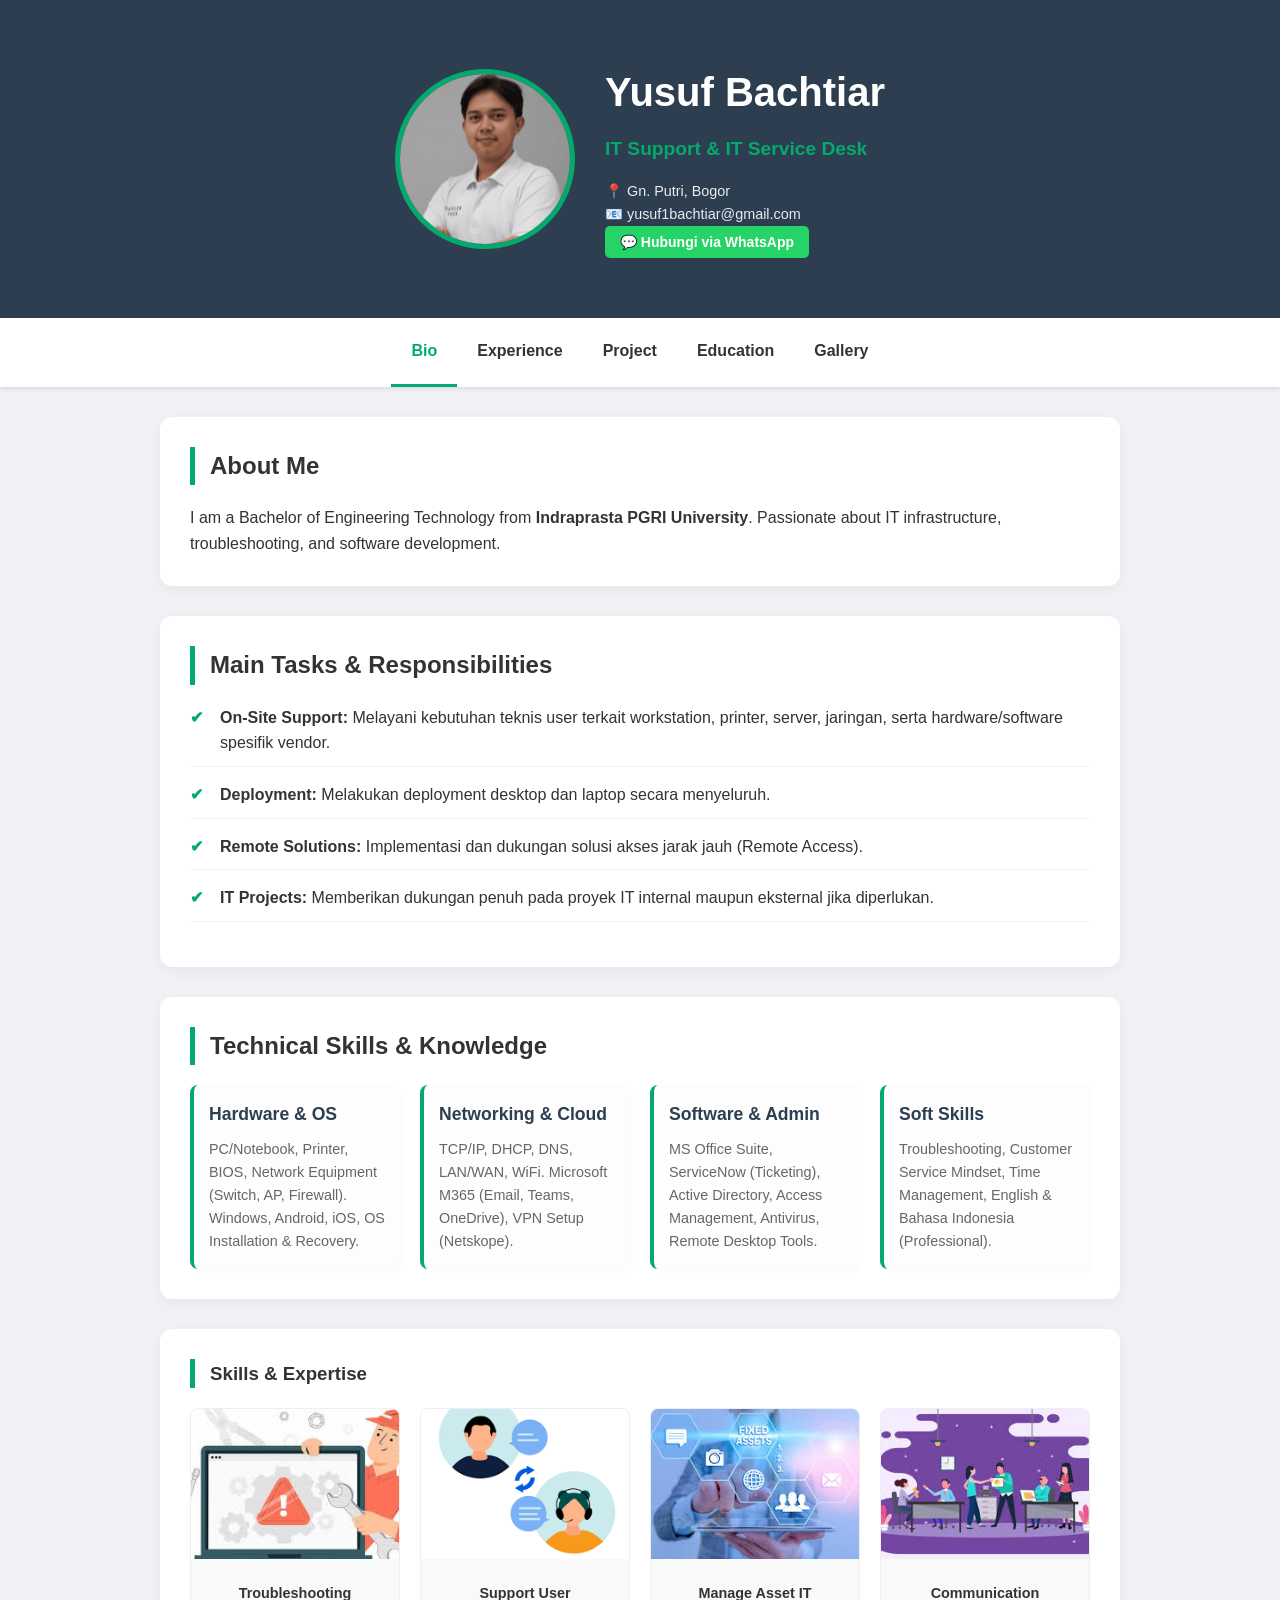
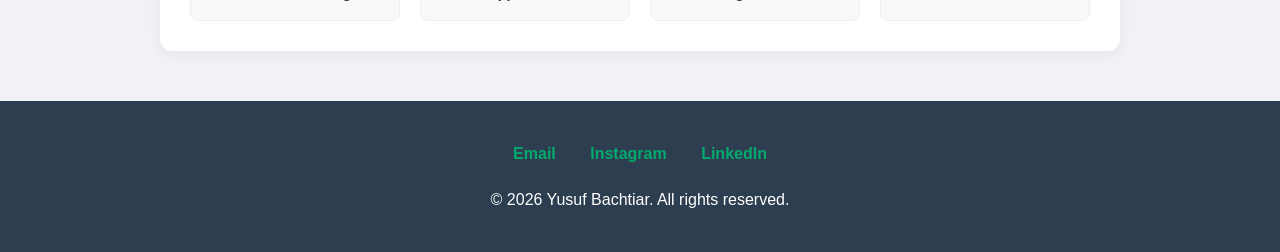
<file: index.html>
<!DOCTYPE html>
<html lang="id">
<head>
    <meta charset="utf-8">
    <meta name="viewport" content="width=device-width, initial-scale=1">
    <title>Yusuf Bachtiar | Portofolio</title>
    <link rel="stylesheet" href="style.css">
</head>
<body>

<header class="hero">
    <div class="container">
        <div class="profile-wrapper">
            <img src="img/pp.png" alt="Yusuf Bachtiar" class="profile-img">
            <div class="hero-text">
                <h1>Yusuf Bachtiar</h1>
                <p class="tagline">IT Support & IT Service Desk</p>
                <div class="contact-info">
                    <span>📍 Gn. Putri, Bogor</span>
                    <span>📧 yusuf1bachtiar@gmail.com</span>
                    <a href="https://wa.me/6285887627477" target="_blank" style="display: inline-block; padding: 5px 15px; background-color: #25D366; color: white; border-radius: 5px; text-decoration: none; font-family: sans-serif; font-weight: bold; font-size: 14px;">
  						💬 Hubungi via WhatsApp
					</a>
                </div>
            </div>
        </div>
    </div>
</header>

<nav>
    <div class="container">
        <ul class="nav-links">
            <li><a href="index.html" class="active">Bio</a></li>
            <li><a href="Experience.html">Experience</a></li>
            <li><a href="Project.html">Project</a></li>
            <li><a href="Education.html">Education</a></li>
            <li><a href="Gallery.html">Gallery</a></li>
        </ul>
    </div>
</nav>

<main class="container">
    <section class="card bio">
        <h2>About Me</h2>
        <p>I am a Bachelor of Engineering Technology from <strong>Indraprasta PGRI University</strong>. Passionate about IT infrastructure, troubleshooting, and software development.</p>
    </section>
	
	<!-- Bagian Main Tasks -->
	<section class="card">
		<h2>Main Tasks & Responsibilities</h2>
		<div class="tasks-container">
			<ul class="task-list">
				<li><strong>On-Site Support:</strong> Melayani kebutuhan teknis user terkait workstation, printer, server, jaringan, serta hardware/software spesifik vendor.</li>
				<li><strong>Deployment:</strong> Melakukan deployment desktop dan laptop secara menyeluruh.</li>
				<li><strong>Remote Solutions:</strong> Implementasi dan dukungan solusi akses jarak jauh (Remote Access).</li>
				<li><strong>IT Projects:</strong> Memberikan dukungan penuh pada proyek IT internal maupun eksternal jika diperlukan.</li>
			</ul>
		</div>
	</section>

	<!-- Bagian Skill & Knowledge -->
	<section class="card">
		<h2>Technical Skills & Knowledge</h2>
		<div class="skills-grid">
			<div class="skill-category">
				<h4>Hardware & OS</h4>
				<p>PC/Notebook, Printer, BIOS, Network Equipment (Switch, AP, Firewall). Windows, Android, iOS, OS Installation & Recovery.</p>
			</div>
			<div class="skill-category">
				<h4>Networking & Cloud</h4>
				<p>TCP/IP, DHCP, DNS, LAN/WAN, WiFi. Microsoft M365 (Email, Teams, OneDrive), VPN Setup (Netskope).</p>
			</div>
			<div class="skill-category">
				<h4>Software & Admin</h4>
				<p>MS Office Suite, ServiceNow (Ticketing), Active Directory, Access Management, Antivirus, Remote Desktop Tools.</p>
			</div>
			<div class="skill-category">
				<h4>Soft Skills</h4>
				<p>Troubleshooting, Customer Service Mindset, Time Management, English & Bahasa Indonesia (Professional).</p>
			</div>
		</div>
	</section>


    <section class="card">
        <h3>Skills & Expertise</h3>
        <div class="grid-gallery">
            <div class="gallery-item">
                <img src="img/troubleshoot.jpg" alt="Troubleshooting">
                <div class="desc">Troubleshooting</div>
            </div>
            <div class="gallery-item">
                <img src="img/spuser.png" alt="Support User">
                <div class="desc">Support User</div>
            </div>
            <div class="gallery-item">
                <img src="img/asset.jpg" alt="Asset Management">
                <div class="desc">Manage Asset IT</div>
            </div>
            <div class="gallery-item">
                <img src="img/comunicate.jpg" alt="Communication">
                <div class="desc">Communication</div>
            </div>
        </div>
    </section>
</main>

<footer>
    <div class="container">
        <div class="social-links">
            <a href="mailto:yusuf1bachtiar@gmail.com">Email</a>
            <a href="https://instagram.com/yusuf_bacht">Instagram</a>
            <a href="https://linkedin.com/in/yusuf-bachtiar-885395187/">LinkedIn</a>
        </div>
        <p>&copy; 2026 Yusuf Bachtiar. All rights reserved.</p>
    </div>
</footer>

<script src="script.js"></script>
</body>
</html>
</file>
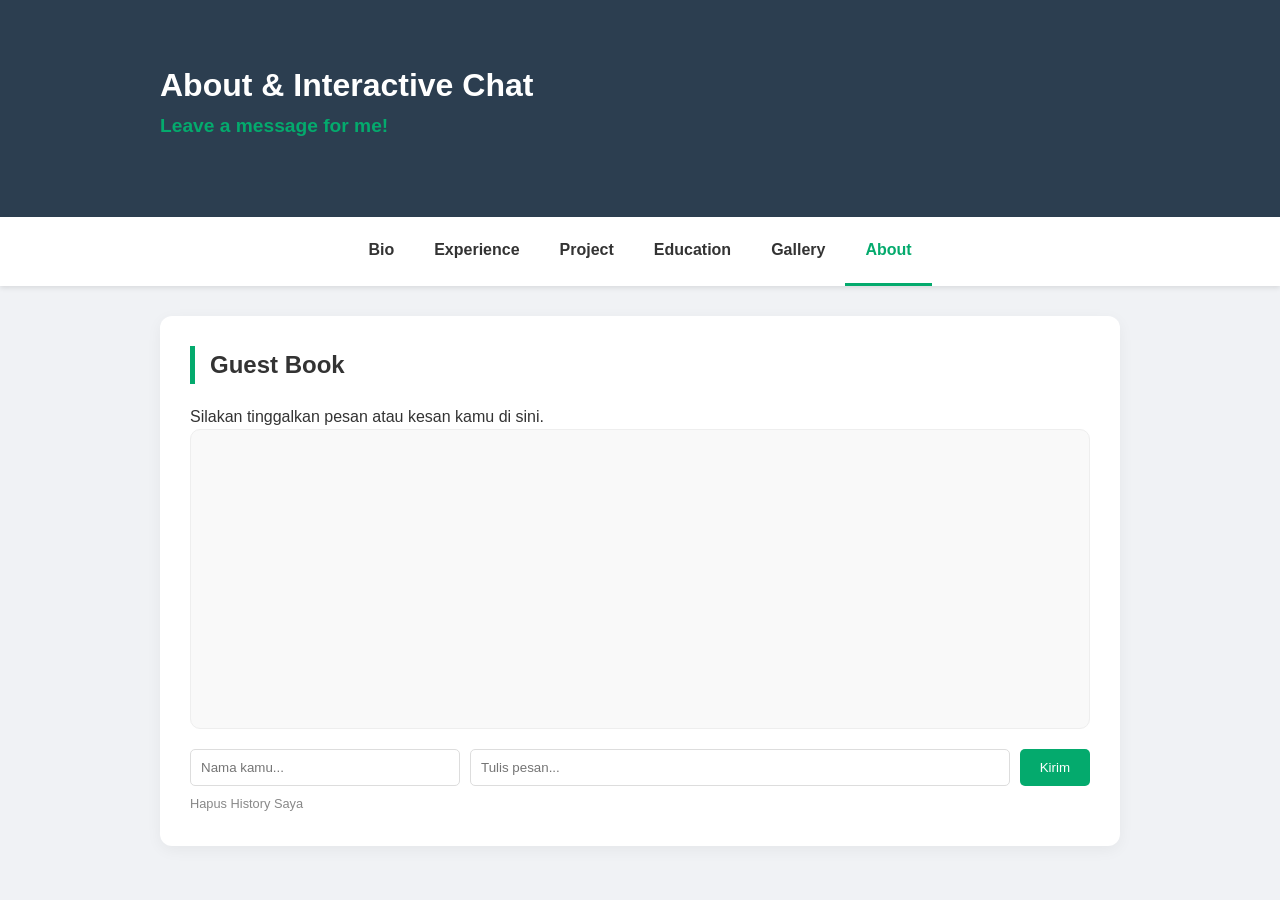
<file: About.html>
<!DOCTYPE html>
<html lang="id">
<head>
    <meta charset="utf-8">
    <meta name="viewport" content="width=device-width, initial-scale=1">
    <title>About & Chat | Yusuf Bachtiar</title>
    <link rel="stylesheet" href="style.css">
</head>
<body>

<header class="hero">
    <div class="container">
        <h1>About & Interactive Chat</h1>
        <p class="tagline">Leave a message for me!</p>
    </div>
</header>

<nav>
    <div class="container">
        <ul class="nav-links">
            <li><a href="index.html">Bio</a></li>
            <li><a href="Experience.html">Experience</a></li>
            <li><a href="Project.html">Project</a></li>
            <li><a href="Education.html">Education</a></li>
            <li><a href="Gallery.html">Gallery</a></li>
            <li><a href="About.html" class="active">About</a></li>
        </ul>
    </div>
</nav>

<main class="container">
    <section class="card">
        <h2>Guest Book</h2>
        <p>Silakan tinggalkan pesan atau kesan kamu di sini.</p>
        
        <!-- Area History Chat -->
        <div id="chat-container" style="background: #f9f9f9; padding: 20px; border-radius: 10px; height: 300px; overflow-y: auto; margin-bottom: 20px; border: 1px solid #eee;">
            <div id="chat-history"></div>
        </div>

        <!-- Form Input -->
        <div style="display: flex; gap: 10px;">
            <input type="text" id="user-name" placeholder="Nama kamu..." style="width: 30%; padding: 10px; border-radius: 5px; border: 1px solid #ddd;">
            <input type="text" id="user-msg" placeholder="Tulis pesan..." style="flex-grow: 1; padding: 10px; border-radius: 5px; border: 1px solid #ddd;">
            <button onclick="sendMessage()" style="background: #04AA6D; color: white; border: none; padding: 10px 20px; border-radius: 5px; cursor: pointer;">Kirim</button>
        </div>
        <button onclick="clearChat()" style="margin-top: 10px; background: none; border: none; color: #888; font-size: 0.8rem; cursor: pointer;">Hapus History Saya</button>
    </section>
</main>

<script src="script.js"></script>
</body>
</html>
</file>
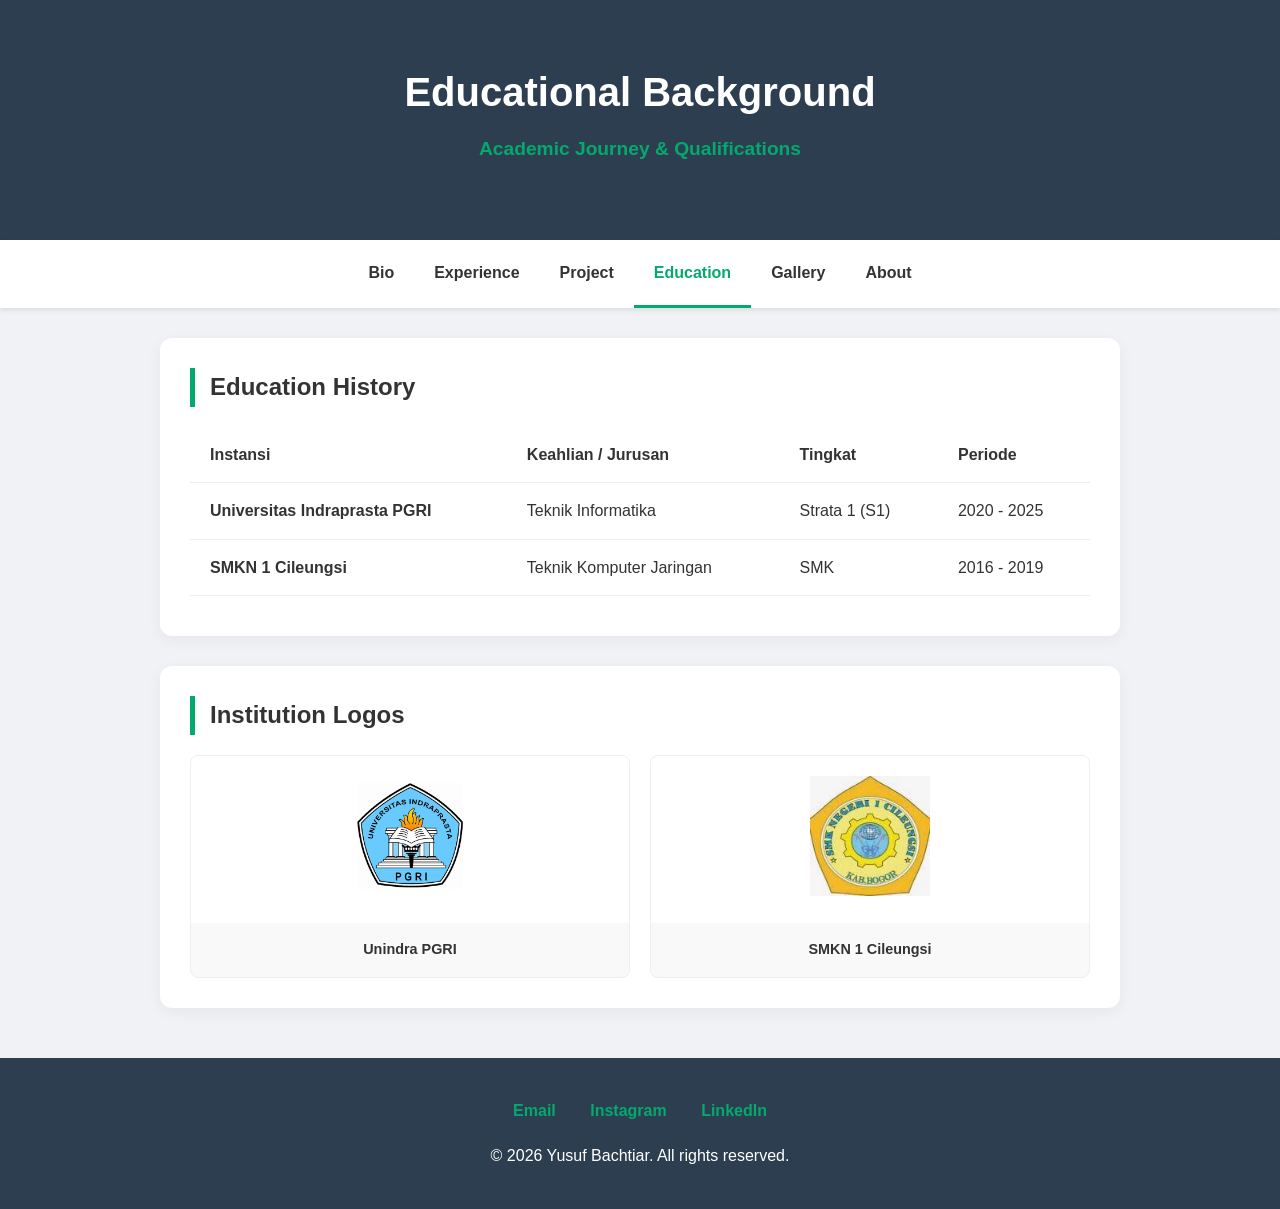
<file: Education.html>
<!DOCTYPE html>
<html lang="id">
<head>
    <meta charset="utf-8">
    <meta name="viewport" content="width=device-width, initial-scale=1">
    <title>Education | Yusuf Bachtiar</title>
    <!-- Menghubungkan ke file CSS yang sudah ada -->
    <link rel="stylesheet" href="style.css">
</head>
<body>

<header class="hero">
    <div class="container">
        <div class="hero-text" style="text-align: center;">
            <h1>Educational Background</h1>
            <p class="tagline">Academic Journey & Qualifications</p>
        </div>
    </div>
</header>

<nav>
    <div class="container">
        <ul class="nav-links">
            <li><a href="index.html">Bio</a></li>
            <li><a href="Experience.html">Experience</a></li>
            <li><a href="Project.html">Project</a></li>
            <li><a href="Education.html" class="active">Education</a></li>
            <li><a href="Gallery.html">Gallery</a></li>
            <li><a href="About.html">About</a></li>
        </ul>
    </div>
</nav>

<main class="container">
    <!-- Card Tabel Pendidikan -->
    <section class="card">
        <h2>Education History</h2>
        <div class="table-container">
            <table>
                <thead>
                    <tr>
                        <th>Instansi</th>
                        <th>Keahlian / Jurusan</th>
                        <th>Tingkat</th>
                        <th>Periode</th>
                    </tr>
                </thead>
                <tbody>
                    <tr>
                        <td><strong>Universitas Indraprasta PGRI</strong></td>
                        <td>Teknik Informatika</td>
                        <td>Strata 1 (S1)</td>
                        <td>2020 - 2025</td>
                    </tr>
                    <tr>
                        <td><strong>SMKN 1 Cileungsi</strong></td>
                        <td>Teknik Komputer Jaringan</td>
                        <td>SMK</td>
                        <td>2016 - 2019</td>
                    </tr>
                </tbody>
            </table>
        </div>
    </section>

    <!-- Card Logo Instansi menggunakan Grid -->
    <section class="card">
        <h2>Institution Logos</h2>
        <div class="grid-gallery">
            <div class="gallery-item">
                <div style="padding: 20px; background: white;">
                    <img src="img/unindra.png" alt="Logo Unindra" style="height: 120px; width: auto; object-fit: contain;">
                </div>
                <div class="desc">Unindra PGRI</div>
            </div>
            <div class="gallery-item">
                <div style="padding: 20px; background: white;">
                    <img src="img/skim.jpg" alt="Logo SMKN 1 Cileungsi" style="height: 120px; width: auto; object-fit: contain;">
                </div>
                <div class="desc">SMKN 1 Cileungsi</div>
            </div>
        </div>
    </section>
</main>

<footer>
    <div class="container">
        <div class="social-links">
            <a href="mailto:yusuf1bachtiar@gmail.com">Email</a>
            <a href="https://instagram.com/yusuf_bacht">Instagram</a>
            <a href="https://linkedin.com/in/yusuf-bachtiar-885395187/">LinkedIn</a>
        </div>
        <p>&copy; 2026 Yusuf Bachtiar. All rights reserved.</p>
    </div>
</footer>

<!-- Menghubungkan ke file JS -->
<script src="script.js"></script>
</body>
</html>
</file>
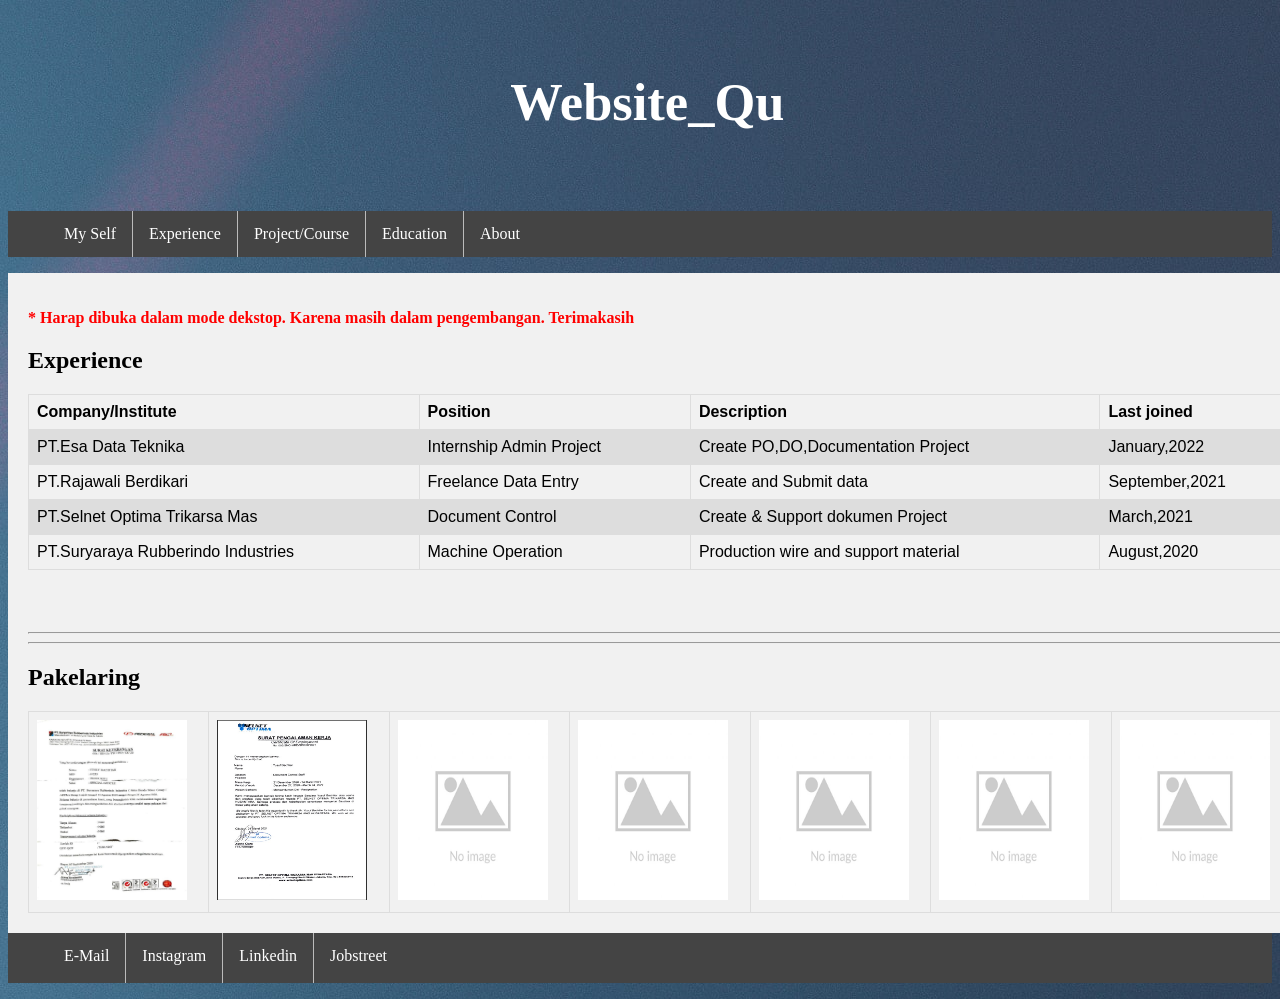
<file: experience.html>
<!DOCTYPE html>
<html>
	<head><title> Experience </title>
	<title>Home</title>
	<meta charset="utf-8">
	<meta name="viewport" content="width=device-width, initial-scale=1">
<style>
	
	body {
		background-image: url(img/bg.jpg);
	}
	header {
		background-image: img/bghd.jpg;
  		padding: 20px;
 		text-align: center;
  		font-size: 35px;
  		color: white;
  		width: 98%;
	}

	li {
  		float: left;
  		border-right:1px solid #bbb;
	}

	li:last-child {
  		border-right: none;
	}

	li a {
  		display: block;
  		color: white;
  		text-align: center;
  		padding: 14px 16px;
  		text-decoration: none;
	}

	li a:hover:not(.active) {
  		background-color: #111;
	}

	.active {
  		background-color: #04AA6D;
	}
	article {
  		float: left;
  		padding: 20px;
  		width: 100%;
  		background-color: #f1f1f1;
  		height: auto; 
  	}
  	table {
  		font-family: arial, sans-serif;
  		border-collapse: collapse;
  		width: 100%;
		}

	td, th {
 		border: 1px solid #dddddd;
  		text-align: left;
  		padding: 8px;
		}

	tr:nth-child(even) {
  		background-color: #dddddd;
		}
  	.bawah ul li{
  		list-style: none;
		float: left;
		width: auto;
		height: 50px;
		text-align: center;
		color:  #e6e6e6;
		padding: 0;
  	}
  	.bawah ul li a{
  		color: white;
  		text-decoration: none;
  	}

  	footer {
  		position: bottom;
   		bottom:0;
  	}
	@media (max-width: 600px) {
  nav, article, header {
    width: 100%;
    height: 100px;
  }
}
</style>

	</head>
	<body>
		<header>
		<h2>Website_Qu</h2>
	</header>

	<section>
		<div>
		<nav>
			<ul style="list-style-type: none; list-style-type: none;overflow: hidden;background-color: #444;">
				<li><a href="index.html">My Self</a></li>
				<li><a href="Experience.html">Experience</a></li>
				<li><a href="Porject.html">Project/Course</a></li>
				<li><a href="Education.html">Education</a></li>
				<li><a href="About.html">About</a></li>
			</ul>
		</nav>
		</div>
	</section>
	<article>
		<p><b style="color: red">* Harap dibuka dalam mode dekstop. Karena masih dalam pengembangan. Terimakasih </b></p>
		<h2>Experience</h2>

		<table>
  			<tr>
    			<th>Company/Institute</th>
    			<th>Position</th>
    			<th>Description</th>
    			<th>Last joined</th>
  			</tr>
  			<tr>
    			<td>PT.Esa Data Teknika</td>
    			<td>Internship Admin Project</td>
    			<td>Create PO,DO,Documentation Project</td>
    			<td>January,2022</td>
  			</tr>
  			<tr>
    			<td>PT.Rajawali Berdikari</td>
    			<td>Freelance Data Entry</td>
    			<td>Create and Submit data</td>
    			<td>September,2021</td>
  			</tr>
  			<tr>
    			<td>PT.Selnet Optima Trikarsa Mas</td>
    			<td>Document Control</td>
    			<td>Create & Support dokumen Project</td>
    			<td>March,2021</td>
  			</tr>
  			<tr>
    			<td>PT.Suryaraya Rubberindo Industries</td>
    			<td>Machine Operation</td>
    			<td>Production wire and support material</td>
    			<td>August,2020</td>
  			</tr>
</table>
<br><br><br><hr><hr>
<table>
	<h1>Pakelaring</h1>
		<tr>
			<td><img src="img/SRI.jpg" width=150 height=180></td>
			<td><img src="img/sln.jpeg" width=150 height=180></td>
			<td><img src="img/emp.png" width=150 height=180></td>
			<td><img src="img/emp.png" width=150 height=180></td>
			<td><img src="img/emp.png" width=150 height=180></td>
			<td><img src="img/emp.png" width=150 height=180></td>
			<td><img src="img/emp.png" width=150 height=180></td>
		</tr>	
			

</table>

	</article>

	</body>	
		<footer>
				<div class="bawah">
					<ul style="list-style-type: none; list-style-type: none;overflow: hidden;background-color: #444;">
						<li><a href="mailto:yusuf1bachtiar@gmail.com">E-Mail</a></li>
						<li><a href="https://www.instagram.com/yusuf_bacht/">Instagram</a></a></li>
						<li><a href="https://www.linkedin.com/in/yusuf-bachtiar-885395187/">Linkedin</a></li>
						<li><a href="https://myjobstreet-id.jobstreet.co.id/">Jobstreet</a></a></li>
					</ul>
				</div>
		</footer>
</html>
</file>
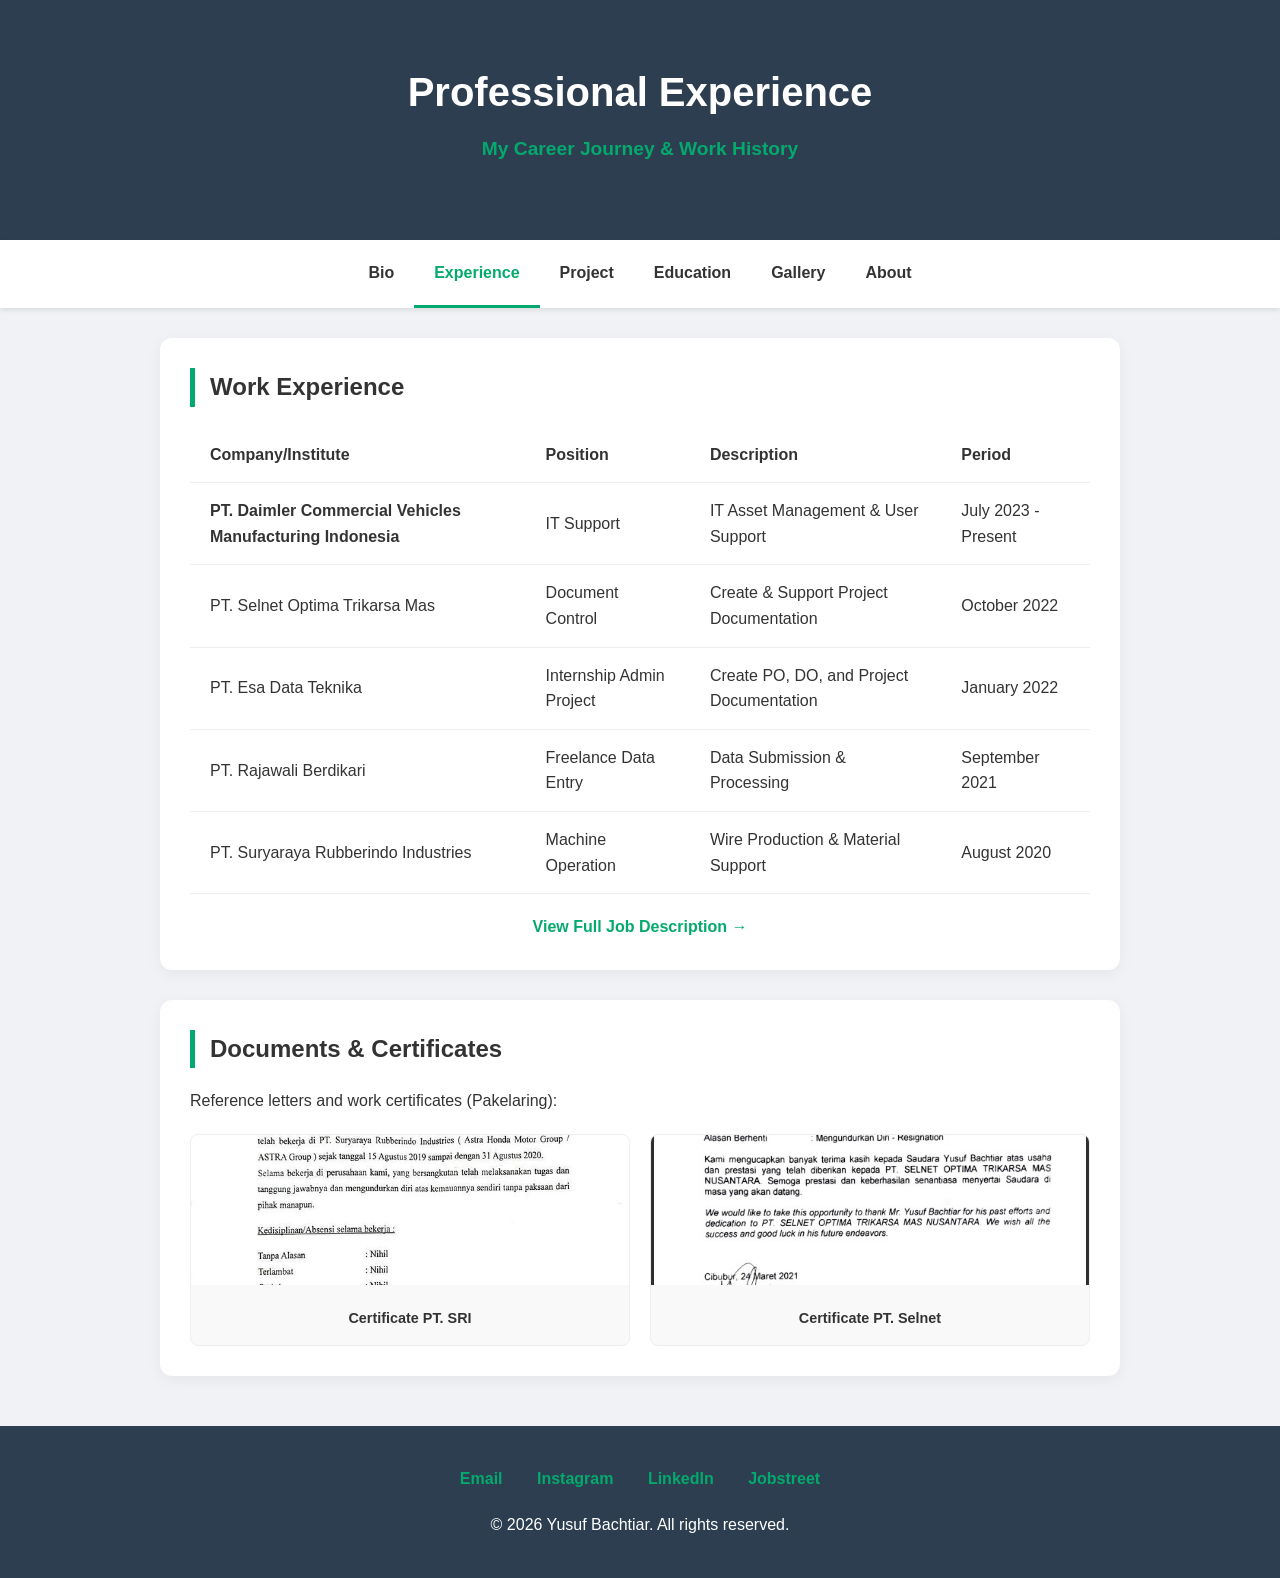
<file: Experience.html>
<!DOCTYPE html>
<html lang="id">
<head>
    <meta charset="utf-8">
    <meta name="viewport" content="width=device-width, initial-scale=1">
    <title>Experience | Yusuf Bachtiar</title>
    <!-- Memanggil CSS yang sama dengan index.html -->
    <link rel="stylesheet" href="style.css">
</head>
<body>

<header class="hero">
    <div class="container">
        <div class="hero-text" style="text-align: center;">
            <h1>Professional Experience</h1>
            <p class="tagline">My Career Journey & Work History</p>
        </div>
    </div>
</header>

<nav>
    <div class="container">
        <ul class="nav-links">
            <li><a href="index.html">Bio</a></li>
            <li><a href="Experience.html" class="active">Experience</a></li>
            <li><a href="Project.html">Project</a></li>
            <li><a href="Education.html">Education</a></li>
            <li><a href="Gallery.html">Gallery</a></li>
            <li><a href="About.html">About</a></li>
        </ul>
    </div>
</nav>

<main class="container">
    <!-- Card Tabel Pengalaman -->
    <section class="card">
        <h2>Work Experience</h2>
        <div class="table-container">
            <table>
                <thead>
                    <tr>
                        <th>Company/Institute</th>
                        <th>Position</th>
                        <th>Description</th>
                        <th>Period</th>
                    </tr>
                </thead>
                <tbody>
                    <tr>
                        <td><strong>PT. Daimler Commercial Vehicles Manufacturing Indonesia</strong></td>
                        <td>IT Support</td>
                        <td>IT Asset Management & User Support</td>
                        <td>July 2023 - Present</td>
                    </tr>
                    <tr>
                        <td>PT. Selnet Optima Trikarsa Mas</td>
                        <td>Document Control</td>
                        <td>Create & Support Project Documentation</td>
                        <td>October 2022</td>
                    </tr>
                    <tr>
                        <td>PT. Esa Data Teknika</td>
                        <td>Internship Admin Project</td>
                        <td>Create PO, DO, and Project Documentation</td>
                        <td>January 2022</td>
                    </tr>
                    <tr>
                        <td>PT. Rajawali Berdikari</td>
                        <td>Freelance Data Entry</td>
                        <td>Data Submission & Processing</td>
                        <td>September 2021</td>
                    </tr>
                    <tr>
                        <td>PT. Suryaraya Rubberindo Industries</td>
                        <td>Machine Operation</td>
                        <td>Wire Production & Material Support</td>
                        <td>August 2020</td>
                    </tr>
                </tbody>
            </table>
        </div>
        <div style="margin-top: 20px; text-align: center;">
            <a href="#" class="btn-link" style="color: #04AA6D; font-weight: bold; text-decoration: none;">View Full Job Description &rarr;</a>
        </div>
    </section>

    <!-- Card Sertifikat/Pakelaring -->
    <section class="card">
        <h2>Documents & Certificates</h2>
        <p style="margin-bottom: 20px;">Reference letters and work certificates (Pakelaring):</p>
        <div class="grid-gallery">
            <div class="gallery-item">
                <img src="img/SRI.jpg" alt="Pakelaring SRI">
                <div class="desc">Certificate PT. SRI</div>
            </div>
            <div class="gallery-item">
                <img src="img/sln.jpeg" alt="Pakelaring Selnet">
                <div class="desc">Certificate PT. Selnet</div>
            </div>
        </div>
    </section>
</main>

<footer>
    <div class="container">
        <div class="social-links">
            <a href="mailto:yusuf1bachtiar@gmail.com">Email</a>
            <a href="https://instagram.com/yusuf_bacht">Instagram</a>
            <a href="https://linkedin.com/in/yusuf-bachtiar-885395187/">LinkedIn</a>
            <a href="https://myjobstreet-id.jobstreet.co.id/">Jobstreet</a>
        </div>
        <p>&copy; 2026 Yusuf Bachtiar. All rights reserved.</p>
    </div>
</footer>

<script src="script.js"></script>
</body>
</html>
</file>
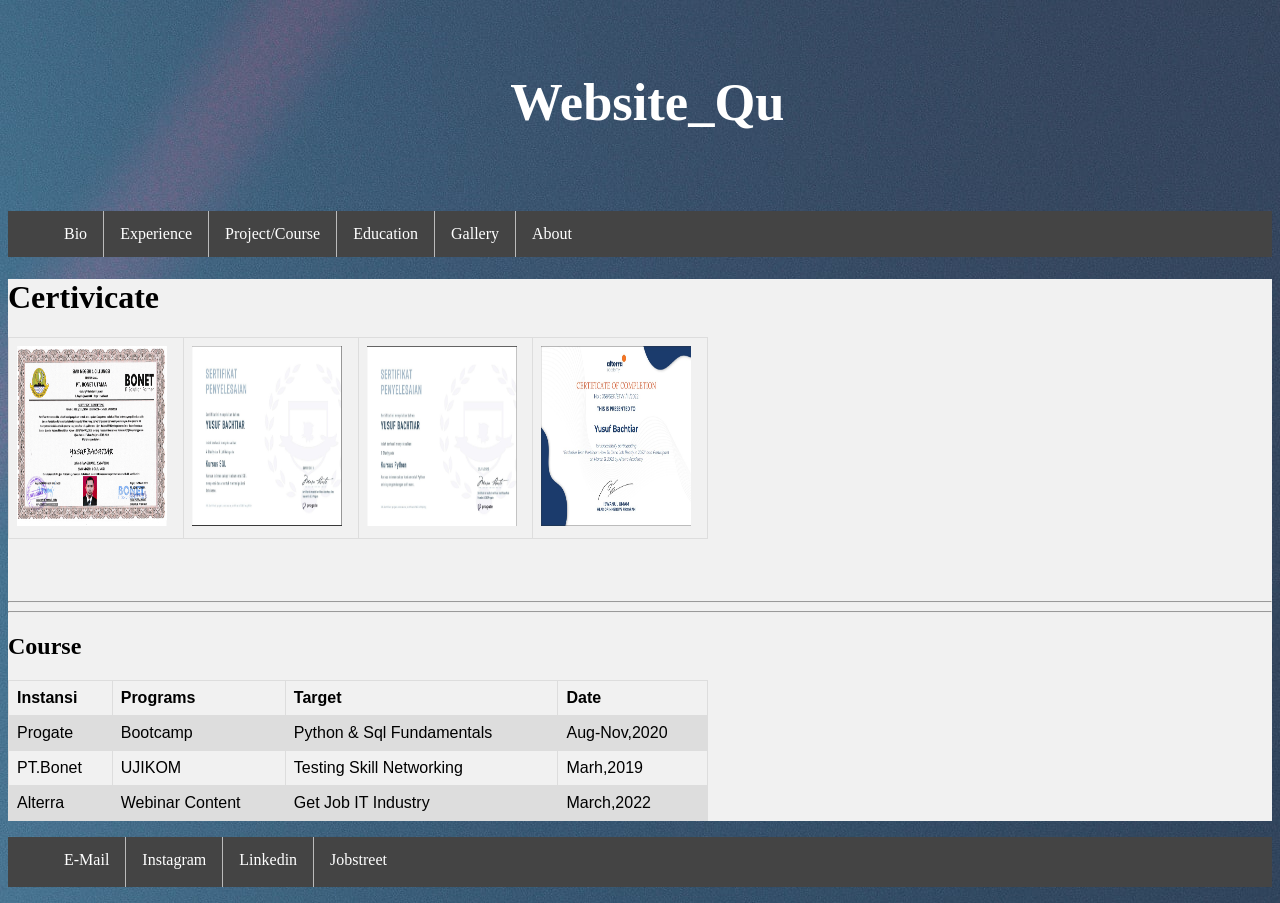
<file: Porject.html>
<!DOCTYPE html>
<html>
	<head><title> Achievement </title>
	<title>Achievement</title>
	<meta charset="utf-8">
	<meta name="viewport" content="width=device-width, initial-scale=1">
<style>
	
	body {
		background-image: url(img/bg.jpg);
	}
	header {
		background-image: img/bghd.jpg;
  		padding: 20px;
 		text-align: center;
  		font-size: 35px;
  		color: white;
  		width: 98%;
	}

	li {
  		float: left;
  		border-right:1px solid #bbb;
	}

	li:last-child {
  		border-right: none;
	}

	li a {
  		display: block;
  		color: white;
  		text-align: center;
  		padding: 14px 16px;
  		text-decoration: none;
	}

	li a:hover:not(.active) {
  		background-color: #111;
	}

	.active {
  		background-color: #04AA6D;
	}
	.isi{
  		background-color: #f1f1f1; 
  	}
  	table {
  		font-family: arial, sans-serif;
  		border-collapse: collapse;
  		width: auto;
		min-width: 700px;
		overflow: hidden;
		}

	td, th {
 		border: 1px solid #dddddd;
  		text-align: left;
  		padding: 8px;
		overflow:hidden;
		}

	tr:nth-child(even) {
  		background-color: #dddddd;
		overflow:hidden;
		}
  	.bawah ul li{
  		list-style: none;
		float: left;
		width: auto;
		height: 50px;
		text-align: center;
		color:  #e6e6e6;
		padding: 0;
  	}
  	.bawah ul li a{
  		color: white;
  		text-decoration: none;
  	}

	@media (max-width: 600px) {
  nav, article, header {
    width: 100%;
    height: 100px;
  }
}
</style>

	</head>
	<body>
	<header>
		<h2>Website_Qu</h2>
	</header>

	<section>
		<div>
		<nav>
			<ul style="list-style-type: none; list-style-type: none;overflow: hidden;background-color: #444;">
				<li><a href="index.html">Bio</a></li>
				<li><a href="Experience.html">Experience</a></li>
				<li><a href="Porject.html">Project/Course</a></li>
				<li><a href="Education.html">Education</a></li>
				<li><a href="Gallery.html">Gallery</a></li>
				<li><a href="About.html">About</a></li>
			</ul>
		</nav>
		</div>
	</section>

	<div class="isi">
<table>
	<h1>Certivicate</h1>
		<tr>
			<td><img src="img/bonet.jpg" width=150 height=180></td>
			<td><img src="img/sql.jpeg"width=150 height=180></td>
			<td><img src="img/python.jpeg"width=150 height=180></td>
			<td><img src="img/howto.jpeg"width=150 height=180></td>
		</tr>	
			
		</table>
		<br><br><br><hr>
		<hr>

		<h2>Course</h2>

		<table>
  			<tr>
    			<th>Instansi</th>
    			<th>Programs</th>
    			<th>Target</th>
    			<th>Date</th>
  			</tr>
  			<tr>
    			<td>Progate</td>
    			<td>Bootcamp</td>
    			<td>Python & Sql Fundamentals</td>
    			<td>Aug-Nov,2020</td>
  			</tr>
  			<tr>
    			<td>PT.Bonet</td>
    			<td>UJIKOM</td>
    			<td>Testing Skill Networking</td>
    			<td>Marh,2019</td>
    		</tr>
    		<tr>
    			<td>Alterra</td>
    			<td>Webinar Content</td>
    			<td>Get Job IT Industry</td>
    			<td>March,2022</td>
    		</tr>
		</table>
	</div>

	</body>	
		<footer>
				<div class="bawah">
					<ul style="list-style-type: none; list-style-type: none;overflow: hidden;background-color: #444;">
						<li><a href="mailto:yusuf1bachtiar@gmail.com">E-Mail</a></li>
						<li><a href="https://www.instagram.com/yusuf_bacht/">Instagram</a></a></li>
						<li><a href="https://www.linkedin.com/in/yusuf-bachtiar-885395187/">Linkedin</a></li>
						<li><a href="https://myjobstreet-id.jobstreet.co.id/">Jobstreet</a></a></li>
					</ul>
				</div>
				
		</footer>
</html>
</file>
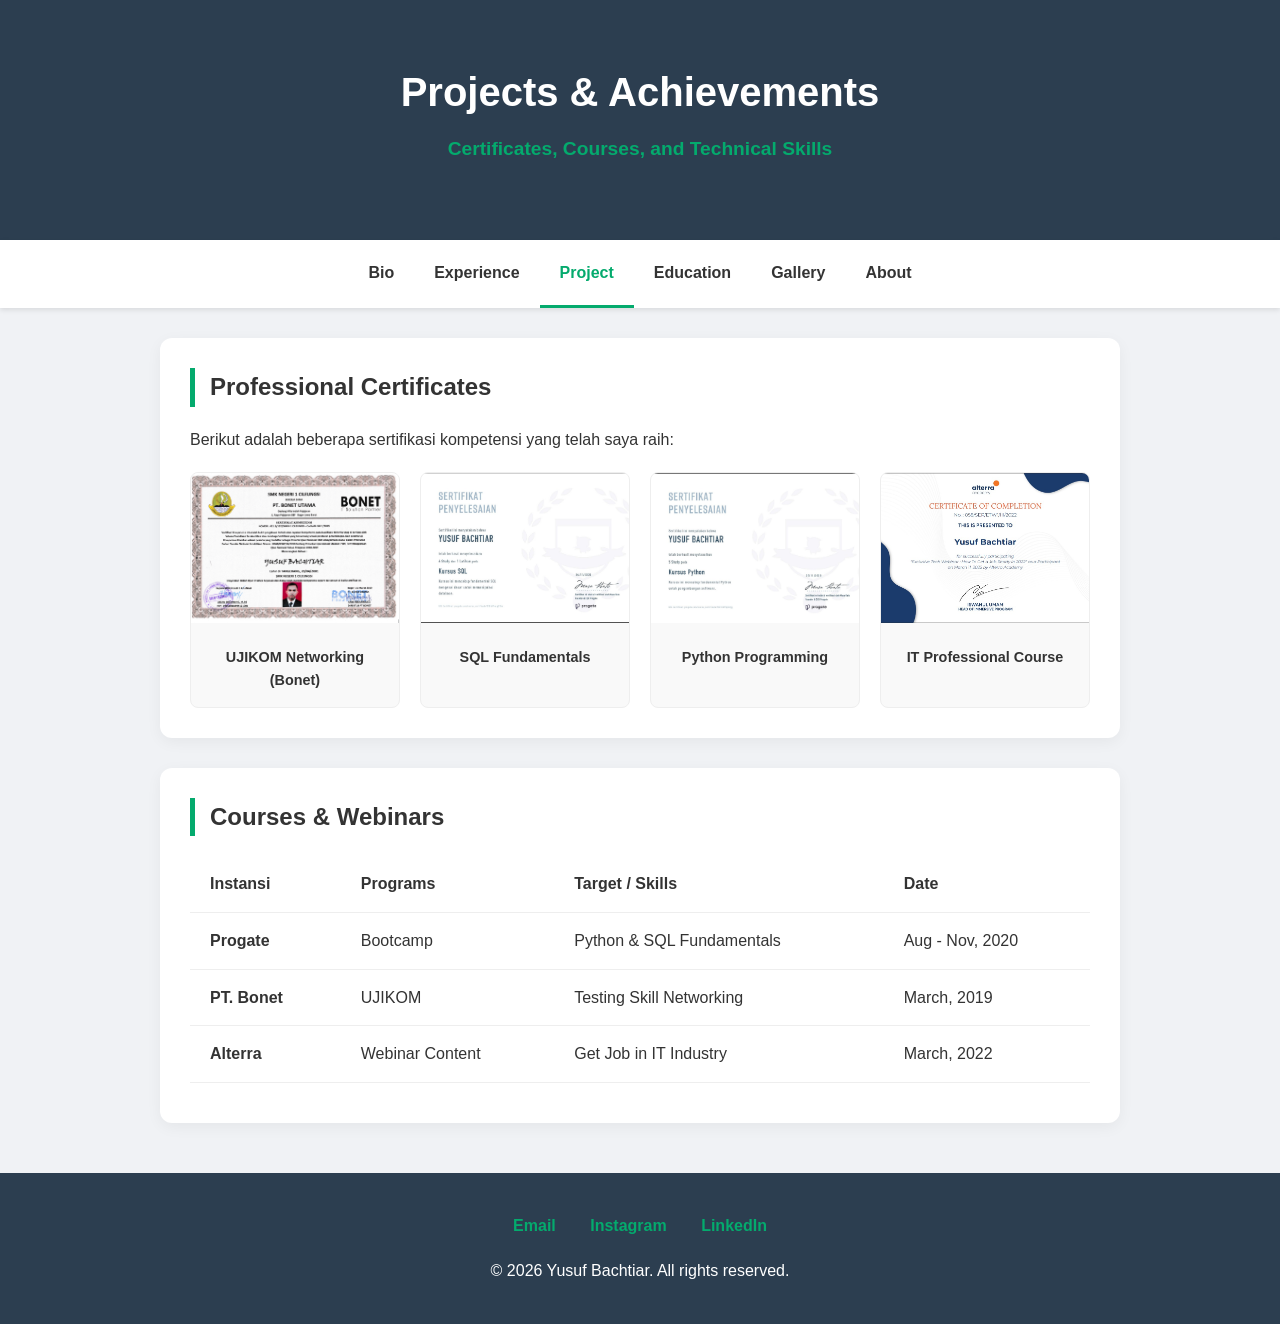
<file: Project.html>
<!DOCTYPE html>
<html lang="id">
<head>
    <meta charset="utf-8">
    <meta name="viewport" content="width=device-width, initial-scale=1">
    <title>Projects & Achievements | Yusuf Bachtiar</title>
    <!-- Memanggil CSS yang sama agar konsisten -->
    <link rel="stylesheet" href="style.css">
</head>
<body>

<header class="hero">
    <div class="container">
        <div class="hero-text" style="text-align: center;">
            <h1>Projects & Achievements</h1>
            <p class="tagline">Certificates, Courses, and Technical Skills</p>
        </div>
    </div>
</header>

<nav>
    <div class="container">
        <ul class="nav-links">
            <li><a href="index.html">Bio</a></li>
            <li><a href="Experience.html">Experience</a></li>
            <li><a href="Project.html" class="active">Project</a></li>
            <li><a href="Education.html">Education</a></li>
            <li><a href="Gallery.html">Gallery</a></li>
            <li><a href="About.html">About</a></li>
        </ul>
    </div>
</nav>

<main class="container">
    <!-- Bagian Sertifikat dengan Grid -->
    <section class="card">
        <h2>Professional Certificates</h2>
        <p style="margin-bottom: 20px;">Berikut adalah beberapa sertifikasi kompetensi yang telah saya raih:</p>
        <div class="grid-gallery">
            <div class="gallery-item">
                <img src="img/bonet.jpg" alt="Sertifikat Bonet">
                <div class="desc">UJIKOM Networking (Bonet)</div>
            </div>
            <div class="gallery-item">
                <img src="img/sql.jpeg" alt="Sertifikat SQL">
                <div class="desc">SQL Fundamentals</div>
            </div>
            <div class="gallery-item">
                <img src="img/python.jpeg" alt="Sertifikat Python">
                <div class="desc">Python Programming</div>
            </div>
            <div class="gallery-item">
                <img src="img/howto.jpeg" alt="Sertifikat HowTo">
                <div class="desc">IT Professional Course</div>
            </div>
        </div>
    </section>

    <!-- Bagian Tabel Course -->
    <section class="card">
        <h2>Courses & Webinars</h2>
        <div class="table-container">
            <table>
                <thead>
                    <tr>
                        <th>Instansi</th>
                        <th>Programs</th>
                        <th>Target / Skills</th>
                        <th>Date</th>
                    </tr>
                </thead>
                <tbody>
                    <tr>
                        <td><strong>Progate</strong></td>
                        <td>Bootcamp</td>
                        <td>Python & SQL Fundamentals</td>
                        <td>Aug - Nov, 2020</td>
                    </tr>
                    <tr>
                        <td><strong>PT. Bonet</strong></td>
                        <td>UJIKOM</td>
                        <td>Testing Skill Networking</td>
                        <td>March, 2019</td>
                    </tr>
                    <tr>
                        <td><strong>Alterra</strong></td>
                        <td>Webinar Content</td>
                        <td>Get Job in IT Industry</td>
                        <td>March, 2022</td>
                    </tr>
                </tbody>
            </table>
        </div>
    </section>
</main>

<footer>
    <div class="container">
        <div class="social-links">
            <a href="mailto:yusuf1bachtiar@gmail.com">Email</a>
            <a href="https://instagram.com/yusuf_bacht">Instagram</a>
            <a href="https://linkedin.com/in/yusuf-bachtiar-885395187/">LinkedIn</a>
        </div>
        <p>&copy; 2026 Yusuf Bachtiar. All rights reserved.</p>
    </div>
</footer>

<script src="script.js"></script>
</body>
</html>
</file>
<file: style.css>
/* Reset Dasar */
* {
    margin: 0;
    padding: 0;
    box-sizing: border-box;
}

body {
    font-family: 'Segoe UI', Roboto, Helvetica, Arial, sans-serif;
    background-color: #f0f2f5;
    color: #333;
    line-height: 1.6;
}

.container {
    max-width: 1000px;
    margin: 0 auto;
    padding: 0 20px;
}

/* Header / Hero Section */
.hero {
    background: #2c3e50;
    color: white;
    padding: 60px 0;
}

.profile-wrapper {
    display: flex;
    align-items: center;
    gap: 30px;
    flex-wrap: wrap;
    justify-content: center;
}

.profile-img {
    width: 180px;
    height: 180px;
    border-radius: 50%;
    border: 5px solid #04AA6D;
    object-fit: cover;
}

.hero-text h1 {
    font-size: 2.5rem;
    margin-bottom: 10px;
}

.tagline {
    font-size: 1.2rem;
    color: #04AA6D;
    font-weight: bold;
    margin-bottom: 15px;
}

.contact-info span {
    display: block;
    font-size: 0.9rem;
    opacity: 0.9;
}

/* Navigasi */
nav {
    background: #fff;
    box-shadow: 0 2px 5px rgba(0,0,0,0.1);
    sticky;
    top: 0;
    z-index: 100;
}

.nav-links {
    list-style: none;
    display: flex;
    justify-content: center;
}

.nav-links a {
    text-decoration: none;
    color: #333;
    padding: 20px;
    display: block;
    font-weight: 600;
    transition: 0.3s;
}

.nav-links a:hover, .nav-links a.active {
    color: #04AA6D;
    border-bottom: 3px solid #04AA6D;
}

/* Main Content */
.card {
    background: white;
    margin: 30px 0;
    padding: 30px;
    border-radius: 12px;
    box-shadow: 0 4px 15px rgba(0,0,0,0.05);
}

h2, h3 {
    margin-bottom: 20px;
    border-left: 5px solid #04AA6D;
    padding-left: 15px;
}

/* Grid Gallery - Ini yang bikin rapi */
.grid-gallery {
    display: grid;
    grid-template-columns: repeat(auto-fit, minmax(200px, 1fr));
    gap: 20px;
}

.gallery-item {
    background: #f9f9f9;
    border-radius: 8px;
    overflow: hidden;
    text-align: center;
    border: 1px solid #eee;
    transition: 0.3s;
}

.gallery-item:hover {
    transform: translateY(-5px);
    box-shadow: 0 5px 15px rgba(0,0,0,0.1);
}

.gallery-item img {
    width: 100%;
    height: 150px;
    object-fit: cover;
}

.desc {
    padding: 15px;
    font-weight: bold;
    font-size: 0.9rem;
}

/* Footer */
footer {
    background: #2c3e50;
    color: white;
    text-align: center;
    padding: 40px 0;
    margin-top: 50px;
}

.social-links {
    margin-bottom: 20px;
}

.social-links a {
    color: #04AA6D;
    margin: 0 15px;
    text-decoration: none;
    font-weight: bold;
}

/* Responsive */
@media (max-width: 768px) {
    .profile-wrapper {
        text-align: center;
    }
    .nav-links {
        flex-wrap: wrap;
    }
    .nav-links a {
        padding: 10px;
    }
}
/* Update pada bagian Tabel */
th, td {
    padding: 15px 20px; /* Jarak atas-bawah 15px, kiri-kanan 20px */
    text-align: left;
    border-bottom: 1px solid #eee; /* Garis tipis antar baris agar lebih elegan */
}

/* Memberikan jarak antar kolom tabel agar tidak rapat */
table {
    width: 100%;
    border-collapse: separate; /* Mengubah dari collapse ke separate jika ingin jarak khusus */
    border-spacing: 0; 
    margin: 10px 0;
}

/* Styling untuk Task List */
.task-list {
    list-style: none;
    padding: 0;
}

.task-list li {
    position: relative;
    padding-left: 30px;
    margin-bottom: 15px;
    border-bottom: 1px solid #f0f0f0;
    padding-bottom: 10px;
}

.task-list li::before {
    content: '✔';
    position: absolute;
    left: 0;
    color: #04AA6D;
    font-weight: bold;
}

/* Styling untuk Skills Grid */
.skills-grid {
    display: grid;
    grid-template-columns: repeat(auto-fit, minmax(200px, 1fr));
    gap: 20px; /* Jarak antar kolom skill */
    margin-top: 15px;
}

.skill-category {
    background: #fdfdfd;
    padding: 15px;
    border-radius: 8px;
    border-left: 4px solid #04AA6D;
    box-shadow: 2px 2px 5px rgba(0,0,0,0.02);
}

.skill-category h4 {
    margin-bottom: 10px;
    color: #2c3e50;
    font-size: 1.1rem;
}

.skill-category p {
    font-size: 0.9rem;
    color: #666;
    margin: 0;
}
</file>
